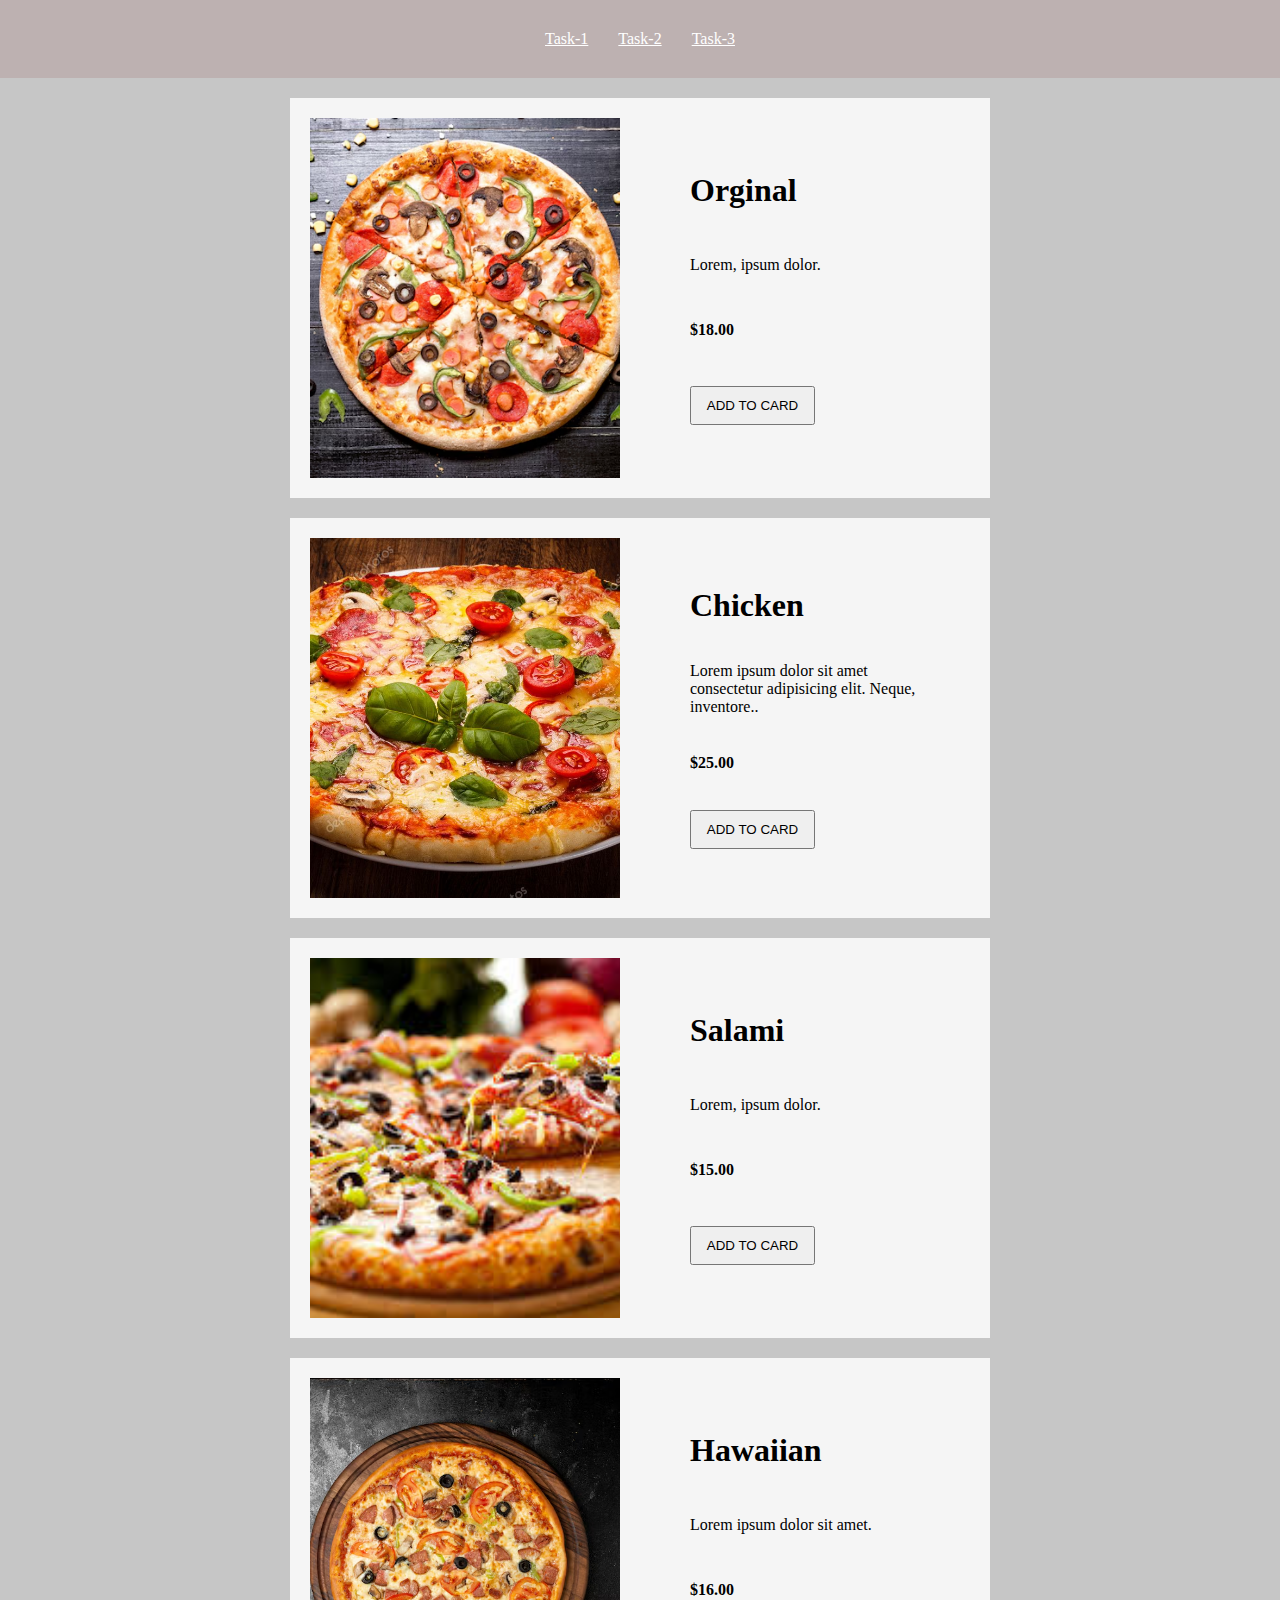
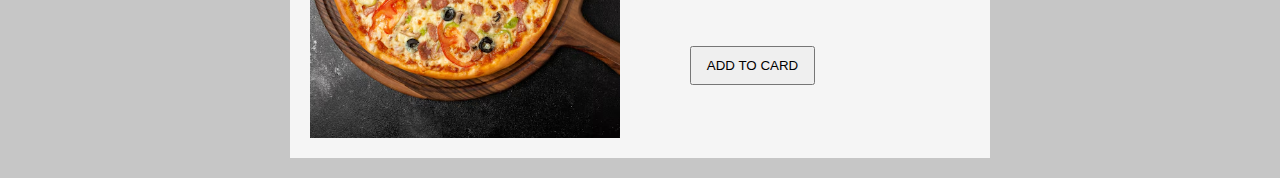
<file: index.html>
<!DOCTYPE html>
<html lang="en">
  <head>
    <meta charset="UTF-8" />
    <meta http-equiv="X-UA-Compatible" content="IE=edge" />
    <meta name="viewport" content="width=device-width, initial-scale=1.0" />
    <link rel="stylesheet" href="./css/style.css" />
    <title>Homework 3</title>
  </head>
  <body>
    <header>
      <nav>
        <div class="navbar">
          <a href="./index.html" style="color: white">Task-1</a>
        </div>
        <div class="navbar">
          <a href="./pages/task-2.html" style="color: white">Task-2</a>
        </div>
        <div class="navbar">
          <a href="./pages/task-3.html" style="color: white">Task-3</a>
        </div>
      </nav>
    </header>

    <div class="container">
      <div class="orginal">
        <div class="img-item">
          <img src="./images/1-IMG.JPNG.avif" alt="img" />
        </div>
        <div class="desc">
          <h1>Orginal</h1>
          <p>Lorem, ipsum dolor.</p>
          <h4>$18.00</h4>
          <button>ADD TO CARD</button>
        </div>
      </div>
      <div class="orginal">
        <div class="img-item">
          <img src="./images/img2.jpg" alt="img" />
        </div>
        <div class="desc">
          <h1>Chicken</h1>
          <p>
            Lorem ipsum dolor sit amet consectetur adipisicing elit. Neque,
            inventore..
          </p>
          <h4>$25.00</h4>
          <button>ADD TO CARD</button>
        </div>
      </div>
      <div class="orginal">
        <div class="img-item">
          <img src="./images/images.jpeg" alt="img" />
        </div>
        <div class="desc">
          <h1>Salami</h1>
          <p>Lorem, ipsum dolor.</p>
          <h4>$15.00</h4>
          <button>ADD TO CARD</button>
        </div>
      </div>
      <div class="orginal">
        <div class="img-item">
          <img src="./images/img3.avif" alt="img" />
        </div>
        <div class="desc">
          <h1>Hawaiian</h1>
          <p>Lorem ipsum dolor sit amet.</p>
          <h4>$16.00</h4>
          <button>ADD TO CARD</button>
        </div>
      </div>
    </div>
  </body>
</html>
</file>
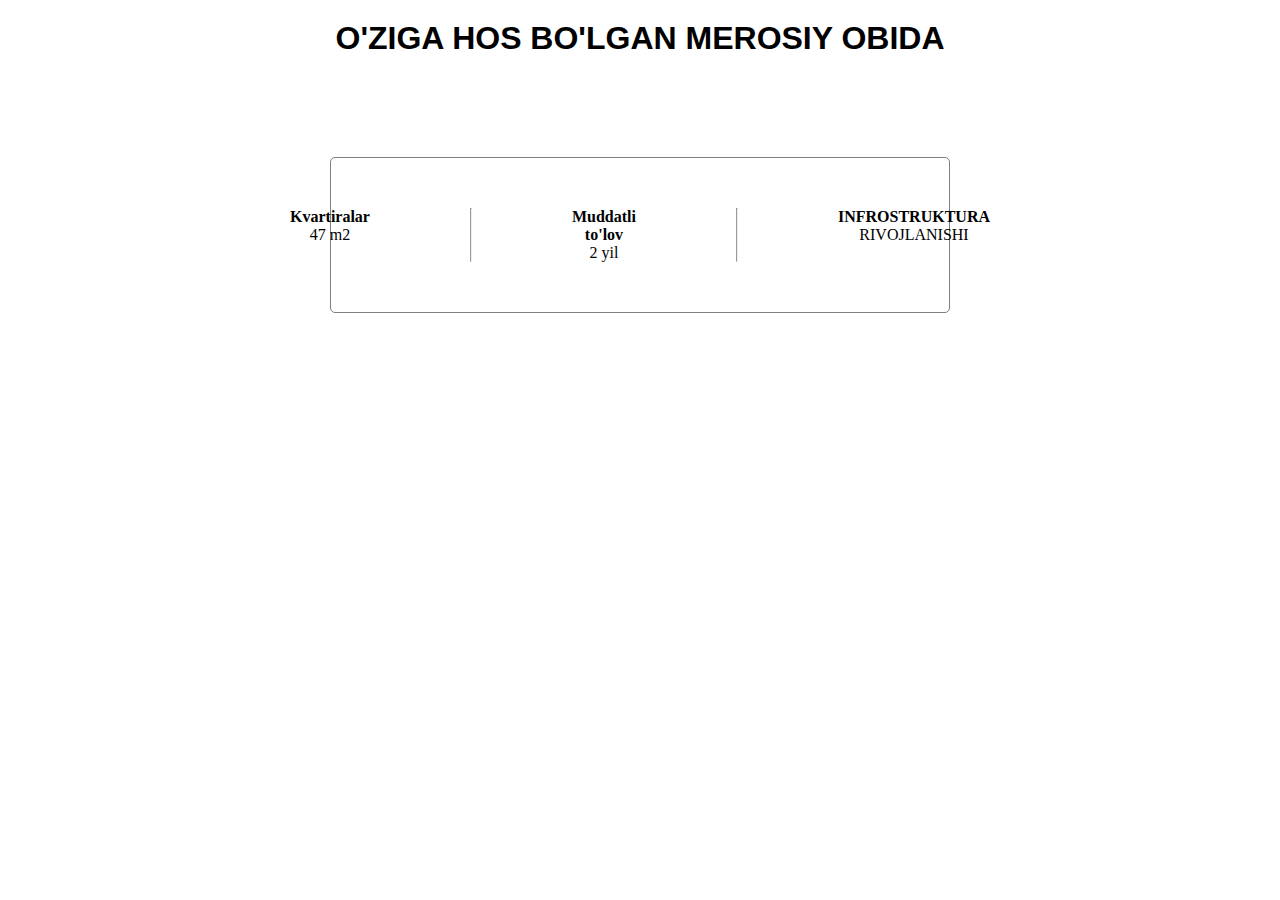
<file: pages/task-2.html>
<!DOCTYPE html>
<html lang="en">
  <head>
    <meta charset="UTF-8" />
    <meta http-equiv="X-UA-Compatible" content="IE=edge" />
    <meta name="viewport" content="width=device-width, initial-scale=1.0" />
    <link rel="stylesheet" href="../css/task2.css" />
    <title>Homework 3</title>
  </head>
  <body>
    <div class="box">
      <h1>O'ZIGA HOS BO'LGAN MEROSIY OBIDA</h1>
      <div class="box-item">
        <div class="title">
          <h4>Kvartiralar</h4>
          <p>47 m2</p>
        </div>
        <hr />
        <div class="title">
          <h4>Muddatli to'lov</h4>
          <p>2 yil</p>
        </div>
        <hr />
        <div class="title">
          <h4>INFROSTRUKTURA</h4>
          <p>RIVOJLANISHI</p>
        </div>
      </div>
    </div>
  </body>
</html>
</file>
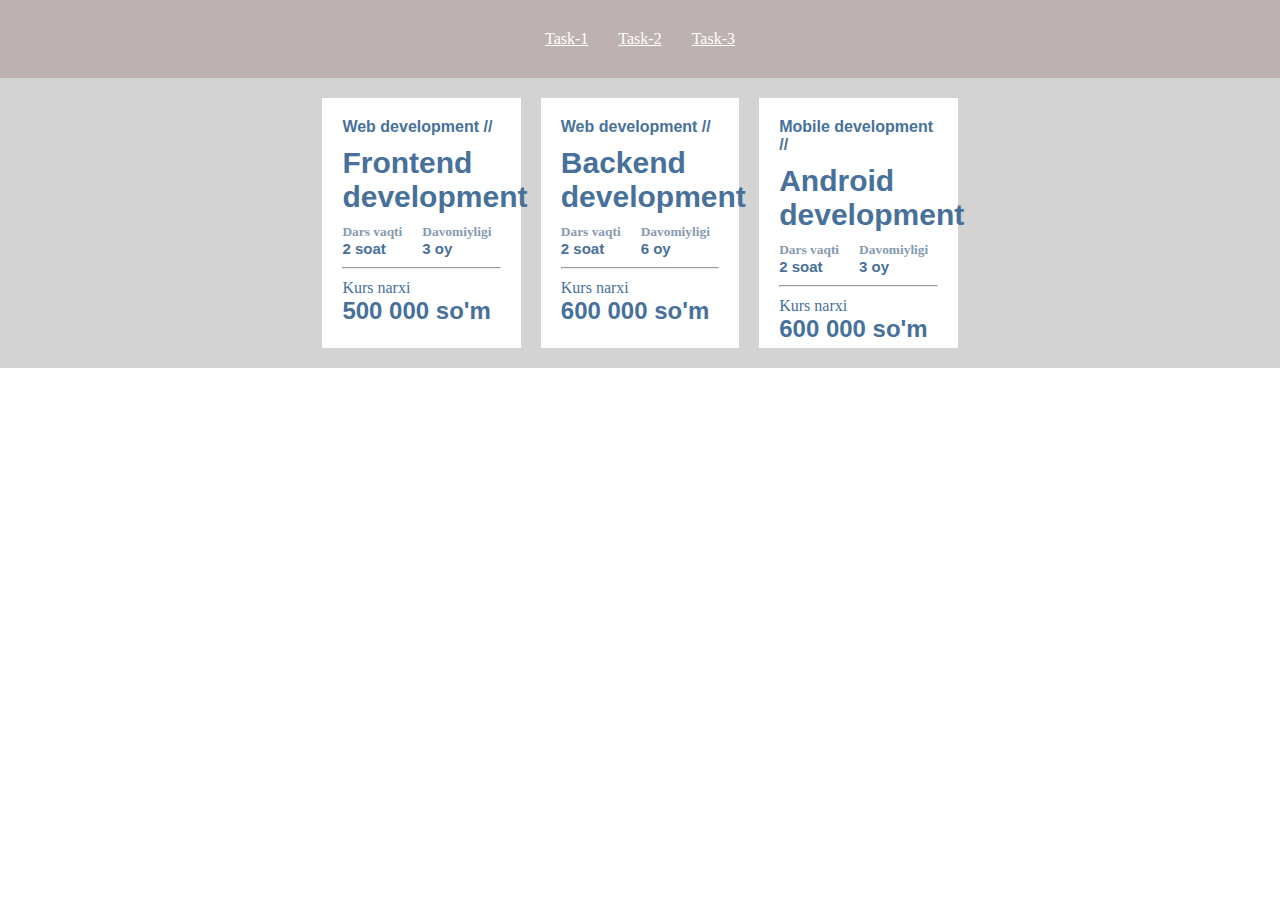
<file: pages/task-3.html>
<!DOCTYPE html>
<html lang="en">
  <head>
    <meta charset="UTF-8" />
    <meta http-equiv="X-UA-Compatible" content="IE=edge" />
    <meta name="viewport" content="width=device-width, initial-scale=1.0" />
    <link rel="stylesheet" href="../css/task-3.css" />
    <title>Document</title>
  </head>
  <body>
    <header>
      <nav>
        <div class="navbar">
          <a href="../index.html" style="color: white">Task-1</a>
        </div>
        <div class="navbar">
          <a href="../pages/task-2.html" style="color: white">Task-2</a>
        </div>
        <div class="navbar">
          <a href="../task-3.html" style="color: white">Task-3</a>
        </div>
      </nav>
    </header>

    <div class="box">
      <div class="box-item">
        <div class="box-title">
          <h4>Web development //</h4>
        </div>
        <div class="box-title">
          <h2>Frontend development</h2>
        </div>
        <div class="number">
          <h6>
            Dars vaqti
            <p style="font-size: 15px; font-family: sans-serif">2 soat</p>
          </h6>
          <div class="number">
            <h6>
              Davomiyligi
              <p style="font-size: 15px; font-family: sans-serif">3 oy</p>
            </h6>
          </div>
        </div>

        <hr />
        <div class="number-2">
          <p>Kurs narxi</p>
          <h2>500 000 so'm</h2>
        </div>
      </div>

      <!-- 2-task -->

      <div class="box-item">
        <div class="box-title">
          <h4>Web development //</h4>
        </div>
        <div class="box-title">
          <h2>Backend development</h2>
        </div>
        <div class="number">
          <h6>
            Dars vaqti
            <p style="font-size: 15px; font-family: sans-serif">2 soat</p>
          </h6>
          <div class="number">
            <h6>
              Davomiyligi
              <p style="font-size: 15px; font-family: sans-serif">6 oy</p>
            </h6>
          </div>
        </div>

        <hr />
        <div class="number-2">
          <p>Kurs narxi</p>
          <h2>600 000 so'm</h2>
        </div>
      </div>
      <div class="box-item">
        <div class="box-title">
          <h4>Mobile development //</h4>
        </div>
        <div class="box-title">
          <h2>Android development</h2>
        </div>
        <div class="number">
          <h6>
            Dars vaqti
            <p style="font-size: 15px; font-family: sans-serif">2 soat</p>
          </h6>
          <div class="number">
            <h6>
              Davomiyligi
              <p style="font-size: 15px; font-family: sans-serif">3 oy</p>
            </h6>
          </div>
        </div>

        <hr />
        <div class="number-2">
          <p>Kurs narxi</p>
          <h2>600 000 so'm</h2>
        </div>
      </div>
    </div>
  </body>
</html>
</file>
<file: css/style.css>
* {
  margin: 0;
  padding: 0;
  box-sizing: border-box;
}

nav {
  width: 100%;
  display: flex;
  padding: 30px 10px;
  justify-content: center;
  background-color: rgb(189, 177, 177);
  gap: 30px;
}

.container {
  width: 100%;
  display: flex;
  flex-wrap: wrap;
  gap: 20px;
  background-color: rgb(198, 198, 198);
  padding: 20px;
  justify-content: center;
}

.orginal {
  display: flex;
  width: 700px;
  height: 400px;
  background-color: whitesmoke;
}

.img-item {
  width: 50%;
  height: 100%;
  padding: 20px;
}

img {
  width: 100%;
  height: 100%;
  object-fit: cover;
}

.desc {
  width: 50%;
  height: 100%;
  display: flex;
  flex-direction: column;
  padding: 50px;
  justify-content: space-around;
}

button {
  width: 50%;
  padding: 10px;
}
</file>
<file: css/task2.css>
* {
  margin: 0;
  padding: 0;
  box-sizing: border-box;
}

.box {
  width: 100%;
  display: flex;
  flex-direction: column;
  align-items: center;
  text-align: center;
  align-content: center;
  padding: 20px;
}

.box-item {
  width: 50%;
  display: flex;
  text-align: center;
  justify-content: center;
  align-content: center;
  gap: 100px;
  border: 1px solid gray;
  border-radius: 5px;
  margin: 100px;
  padding: 50px;
}

h1 {
  font-family: "Trebuchet MS", "Lucida Sans Unicode", "Lucida Grande",
    "Lucida Sans", Arial, sans-serif;
}
</file>
<file: css/task-3.css>
* {
  margin: 0;
  padding: 0;
  box-sizing: border-box;
}

nav {
  width: 100%;
  display: flex;
  padding: 30px 10px;
  justify-content: center;
  background-color: rgb(189, 177, 177);
  gap: 30px;
}

.box {
  width: 100%;
  height: 100%;
  display: flex;
  justify-content: center;
  padding: 20px;
  gap: 20px;
  background-color: lightgray;
}

.box-item {
  width: 16%;
  height: 250px;
  padding: 20px;
  display: flex;
  flex-direction: column;
  justify-content: start;
  /* align-items: start; */
  align-content: center;
  background-color: white;
  gap: 10px;
}

.box-title h2 {
  display: flex;
  justify-content: space-between;
  align-items: center;
  font-size: 30px;
  color: rgb(71, 113, 154);
}

.number {
  display: flex;
  justify-content: start;
  /* margin: 0 auto; */
  gap: 20px;
  font-size: 20px;
  color: rgb(71, 113, 154);
}
h6 {
  color: rgb(133, 154, 176);
}

h4 {
  color: rgb(71, 113, 154);
  font-size: px;
  font-family: sans-serif;
}

p {
  color: rgb(71, 113, 154);
}

h2 {
  font-family: sans-serif;
  color: rgb(71, 113, 154);
}
</file>
